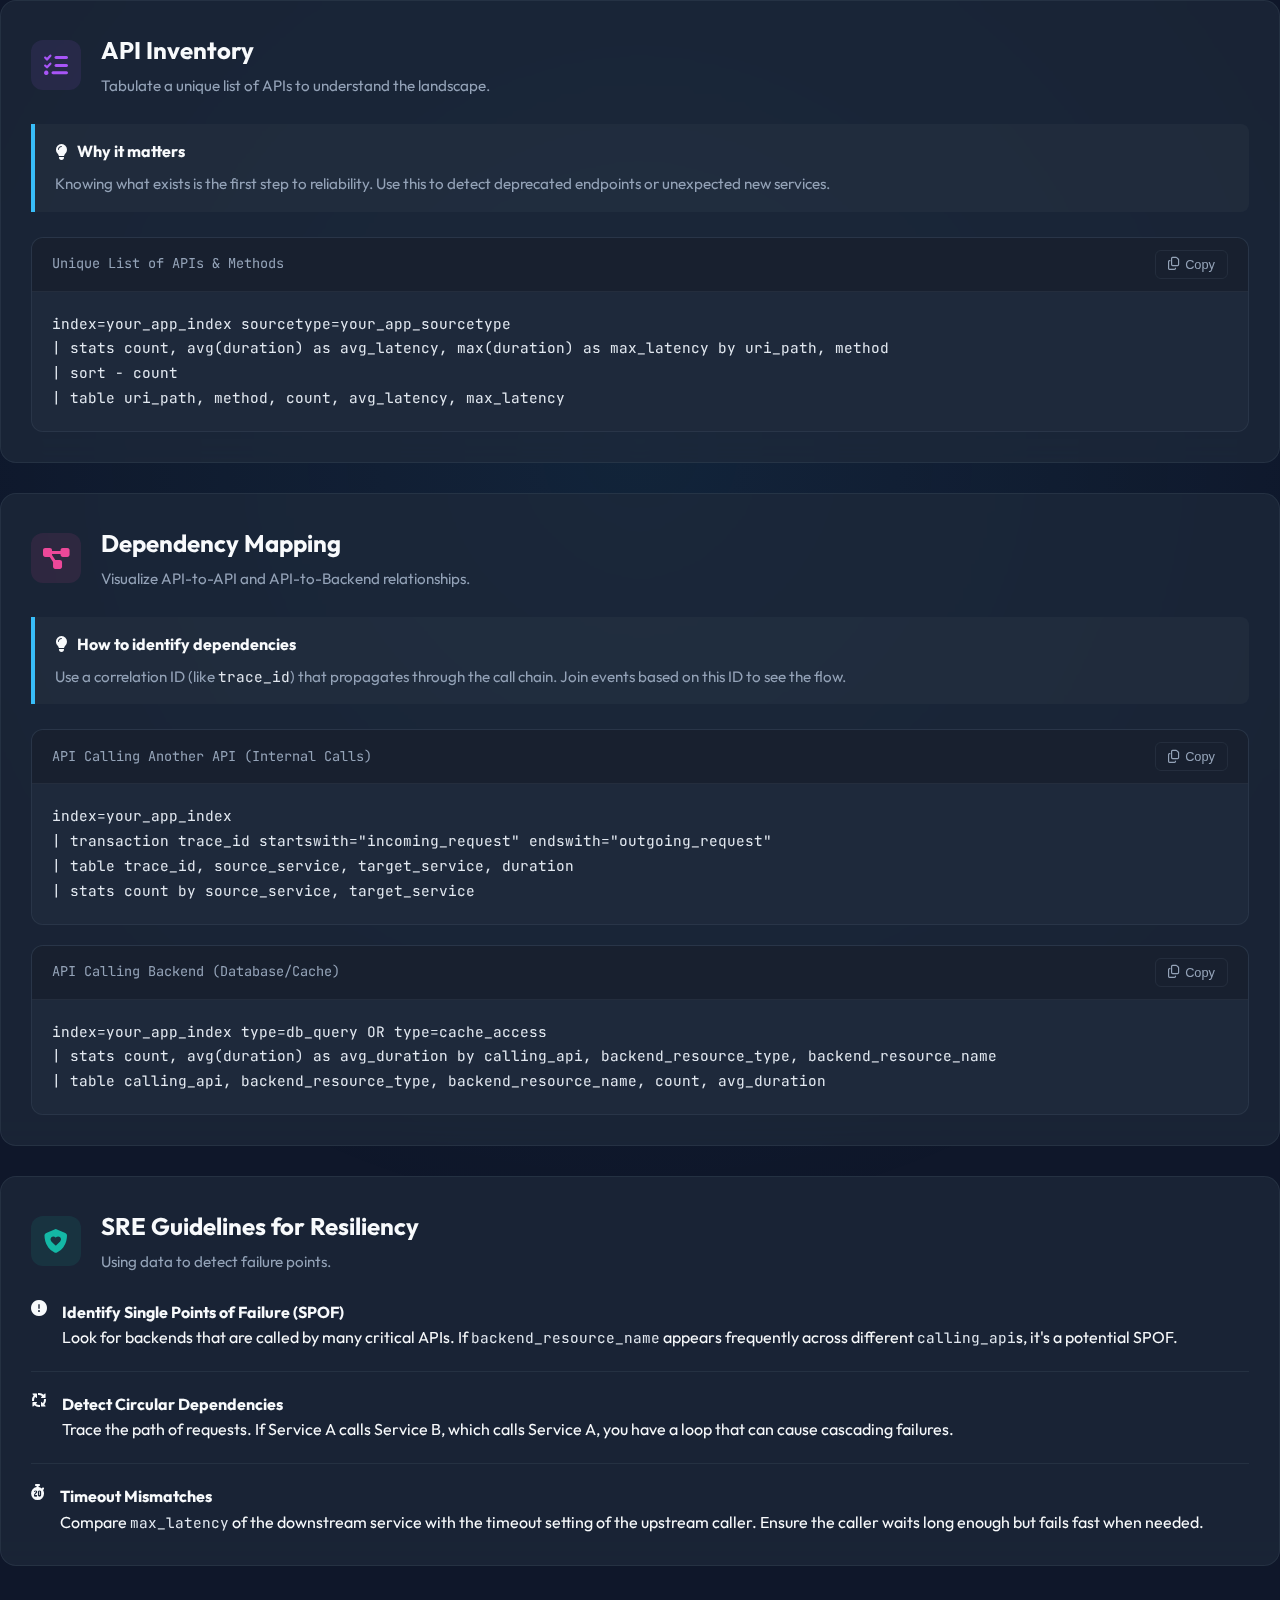
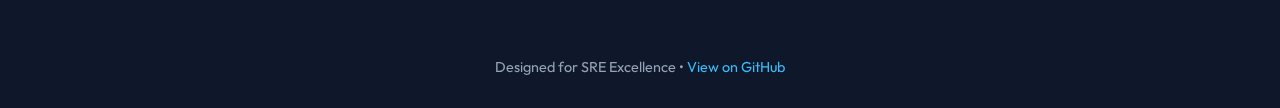
<file: part2.html>
<!DOCTYPE html>
<html lang="en">

<head>
    <meta charset="UTF-8">
    <meta name="viewport" content="width=device-width, initial-scale=1.0">
    <title>Splunk Queries for SRE - Part 2</title>
    <link rel="preconnect" href="https://fonts.googleapis.com">
    <link rel="preconnect" href="https://fonts.gstatic.com" crossorigin>
    <link
        href="https://fonts.googleapis.com/css2?family=Outfit:wght@300;400;600;700&family=JetBrains+Mono:wght@400;700&display=swap"
        rel="stylesheet">
    <link rel="stylesheet" href="https://cdnjs.cloudflare.com/ajax/libs/font-awesome/6.4.0/css/all.min.css">
    <link rel="stylesheet" href="styles.css">
</head>

<body>
    <div class="background-glow"></div>
    <!-- API Inventory Section -->
    <section class="card" id="api-inventory">
        <div class="card-header">
            <div class="icon-box inventory-icon">
                <i class="fa-solid fa-list-check"></i>
            </div>
            <div class="header-text">
                <h2>API Inventory</h2>
                <p>Tabulate a unique list of APIs to understand the landscape.</p>
            </div>
        </div>
        <div class="card-content">
            <div class="guideline">
                <h3><i class="fa-solid fa-lightbulb"></i> Why it matters</h3>
                <p>Knowing what exists is the first step to reliability. Use this to detect deprecated endpoints or
                    unexpected new services.</p>
            </div>

            <div class="query-block">
                <div class="query-header">
                    <span>Unique List of APIs & Methods</span>
                    <button class="copy-btn" onclick="copyToClipboard('query-inventory')"><i
                            class="fa-regular fa-copy"></i> Copy</button>
                </div>
                <pre><code id="query-inventory" class="language-splunk">index=your_app_index sourcetype=your_app_sourcetype 
| stats count, avg(duration) as avg_latency, max(duration) as max_latency by uri_path, method 
| sort - count 
| table uri_path, method, count, avg_latency, max_latency</code></pre>
            </div>
        </div>
    </section>

    <!-- Dependency Mapping Section -->
    <section class="card" id="dependency-mapping">
        <div class="card-header">
            <div class="icon-box dependency-icon">
                <i class="fa-solid fa-diagram-project"></i>
            </div>
            <div class="header-text">
                <h2>Dependency Mapping</h2>
                <p>Visualize API-to-API and API-to-Backend relationships.</p>
            </div>
        </div>
        <div class="card-content">
            <div class="guideline">
                <h3><i class="fa-solid fa-lightbulb"></i> How to identify dependencies</h3>
                <p>Use a correlation ID (like <code>trace_id</code>) that propagates through the call chain. Join
                    events based on this ID to see the flow.</p>
            </div>

            <div class="query-block">
                <div class="query-header">
                    <span>API Calling Another API (Internal Calls)</span>
                    <button class="copy-btn" onclick="copyToClipboard('query-api-call')"><i
                            class="fa-regular fa-copy"></i> Copy</button>
                </div>
                <pre><code id="query-api-call" class="language-splunk">index=your_app_index 
| transaction trace_id startswith="incoming_request" endswith="outgoing_request" 
| table trace_id, source_service, target_service, duration 
| stats count by source_service, target_service</code></pre>
            </div>

            <div class="query-block" style="margin-top: 20px;">
                <div class="query-header">
                    <span>API Calling Backend (Database/Cache)</span>
                    <button class="copy-btn" onclick="copyToClipboard('query-backend-call')"><i
                            class="fa-regular fa-copy"></i> Copy</button>
                </div>
                <pre><code id="query-backend-call" class="language-splunk">index=your_app_index type=db_query OR type=cache_access 
| stats count, avg(duration) as avg_duration by calling_api, backend_resource_type, backend_resource_name 
| table calling_api, backend_resource_type, backend_resource_name, count, avg_duration</code></pre>
            </div>
        </div>
    </section>

    <!-- SRE Guidelines Section -->
    <section class="card" id="sre-guidelines">
        <div class="card-header">
            <div class="icon-box sre-icon">
                <i class="fa-solid fa-shield-heart"></i>
            </div>
            <div class="header-text">
                <h2>SRE Guidelines for Resiliency</h2>
                <p>Using data to detect failure points.</p>
            </div>
        </div>
        <div class="card-content">
            <ul class="feature-list">
                <li>
                    <i class="fa-solid fa-circle-exclamation"></i>
                    <div>
                        <strong>Identify Single Points of Failure (SPOF)</strong>
                        <p>Look for backends that are called by many critical APIs. If
                            <code>backend_resource_name</code> appears frequently across different
                            <code>calling_api</code>s, it's a potential SPOF.
                        </p>
                    </div>
                </li>
                <li>
                    <i class="fa-solid fa-arrows-spin"></i>
                    <div>
                        <strong>Detect Circular Dependencies</strong>
                        <p>Trace the path of requests. If Service A calls Service B, which calls Service A, you have
                            a loop that can cause cascading failures.</p>
                    </div>
                </li>
                <li>
                    <i class="fa-solid fa-stopwatch-20"></i>
                    <div>
                        <strong>Timeout Mismatches</strong>
                        <p>Compare <code>max_latency</code> of the downstream service with the timeout setting of
                            the upstream caller. Ensure the caller waits long enough but fails fast when needed.</p>
                    </div>
                </li>
            </ul>
        </div>
    </section>

    </main>

    <footer>
        <p>Designed for SRE Excellence &bull; <a href="https://github.com/jogidev/SRE_Splunk">View on GitHub</a></p>
    </footer>

    <script src="script.js"></script>
</body>

</html>
</file>
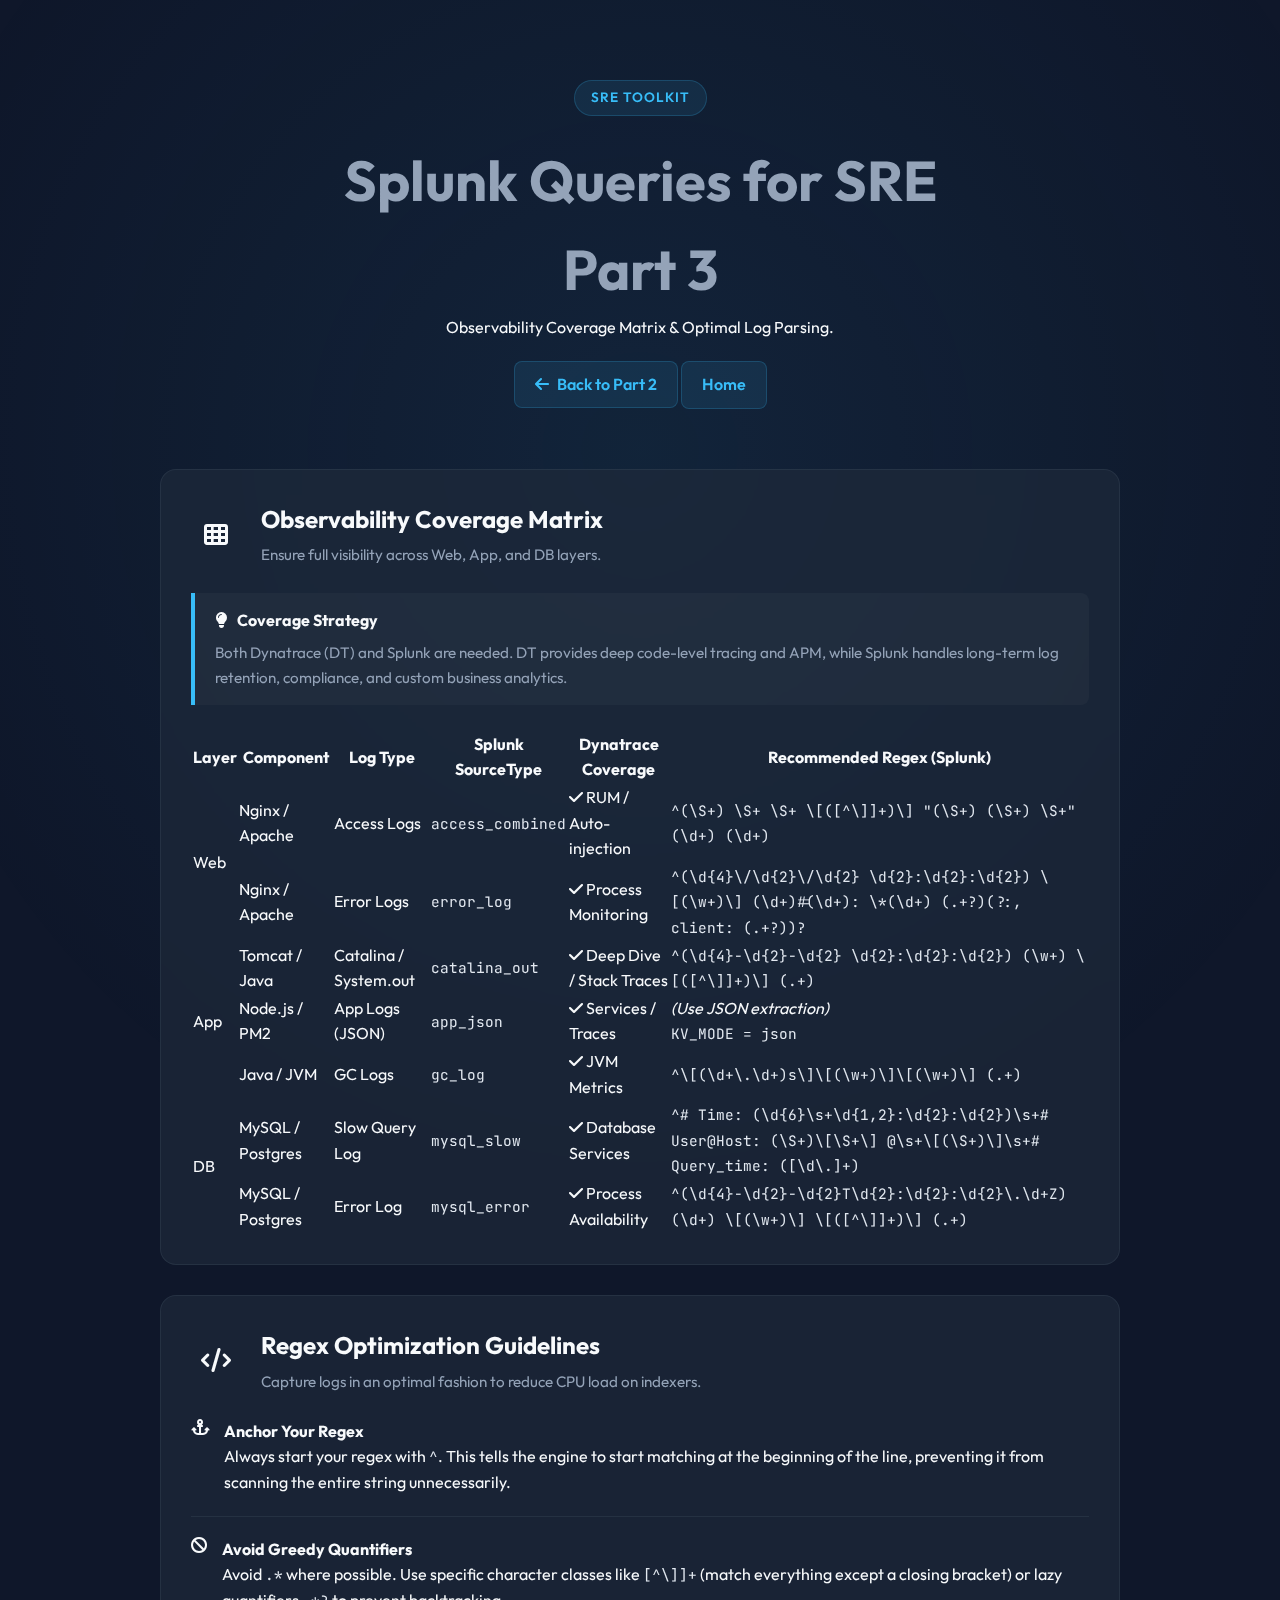
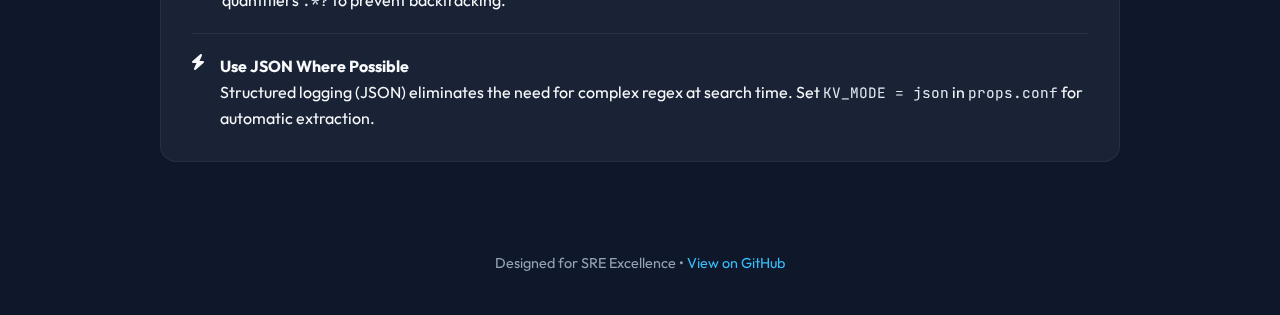
<file: part3.html>
<!DOCTYPE html>
<html lang="en">

<head>
    <meta charset="UTF-8">
    <meta name="viewport" content="width=device-width, initial-scale=1.0">
    <title>Splunk Queries for SRE - Part 3</title>
    <link rel="preconnect" href="https://fonts.googleapis.com">
    <link rel="preconnect" href="https://fonts.gstatic.com" crossorigin>
    <link
        href="https://fonts.googleapis.com/css2?family=Outfit:wght@300;400;600;700&family=JetBrains+Mono:wght@400;700&display=swap"
        rel="stylesheet">
    <link rel="stylesheet" href="https://cdnjs.cloudflare.com/ajax/libs/font-awesome/6.4.0/css/all.min.css">
    <link rel="stylesheet" href="styles.css">
</head>

<body>
    <div class="background-glow"></div>

    <header class="hero">
        <div class="container">
            <div class="badge">SRE Toolkit</div>
            <h1>Splunk Queries for SRE <span class="accent">Part 3</span></h1>
            <p class="subtitle">Observability Coverage Matrix & Optimal Log Parsing.</p>
            <div class="nav-buttons">
                <a href="part2.html" class="nav-btn"><i class="fa-solid fa-arrow-left"></i> Back to Part 2</a>
                <a href="index.html" class="nav-btn">Home</a>
            </div>
        </div>
    </header>

    <main class="container">

        <!-- Observability Matrix Section -->
        <section class="card" id="observability-matrix">
            <div class="card-header">
                <div class="icon-box matrix-icon">
                    <i class="fa-solid fa-table-cells"></i>
                </div>
                <div class="header-text">
                    <h2>Observability Coverage Matrix</h2>
                    <p>Ensure full visibility across Web, App, and DB layers.</p>
                </div>
            </div>
            <div class="card-content">
                <div class="guideline">
                    <h3><i class="fa-solid fa-lightbulb"></i> Coverage Strategy</h3>
                    <p>Both Dynatrace (DT) and Splunk are needed. DT provides deep code-level tracing and APM, while
                        Splunk handles long-term log retention, compliance, and custom business analytics.</p>
                </div>

                <div class="table-container">
                    <table class="matrix-table">
                        <thead>
                            <tr>
                                <th>Layer</th>
                                <th>Component</th>
                                <th>Log Type</th>
                                <th>Splunk SourceType</th>
                                <th>Dynatrace Coverage</th>
                                <th>Recommended Regex (Splunk)</th>
                            </tr>
                        </thead>
                        <tbody>
                            <!-- Web Layer -->
                            <tr>
                                <td rowspan="2" class="layer-web">Web</td>
                                <td>Nginx / Apache</td>
                                <td>Access Logs</td>
                                <td><code>access_combined</code></td>
                                <td><i class="fa-solid fa-check text-success"></i> RUM / Auto-injection</td>
                                <td><code>^(\S+) \S+ \S+ \[([^\]]+)\] "(\S+) (\S+) \S+" (\d+) (\d+)</code></td>
                            </tr>
                            <tr>
                                <td>Nginx / Apache</td>
                                <td>Error Logs</td>
                                <td><code>error_log</code></td>
                                <td><i class="fa-solid fa-check text-success"></i> Process Monitoring</td>
                                <td><code>^(\d{4}\/\d{2}\/\d{2} \d{2}:\d{2}:\d{2}) \[(\w+)\] (\d+)#(\d+): \*(\d+) (.+?)(?:, client: (.+?))?</code>
                                </td>
                            </tr>

                            <!-- App Layer -->
                            <tr>
                                <td rowspan="3" class="layer-app">App</td>
                                <td>Tomcat / Java</td>
                                <td>Catalina / System.out</td>
                                <td><code>catalina_out</code></td>
                                <td><i class="fa-solid fa-check text-success"></i> Deep Dive / Stack Traces</td>
                                <td><code>^(\d{4}-\d{2}-\d{2} \d{2}:\d{2}:\d{2}) (\w+) \[([^\]]+)\] (.+)</code></td>
                            </tr>
                            <tr>
                                <td>Node.js / PM2</td>
                                <td>App Logs (JSON)</td>
                                <td><code>app_json</code></td>
                                <td><i class="fa-solid fa-check text-success"></i> Services / Traces</td>
                                <td><em>(Use JSON extraction)</em><br><code>KV_MODE = json</code></td>
                            </tr>
                            <tr>
                                <td>Java / JVM</td>
                                <td>GC Logs</td>
                                <td><code>gc_log</code></td>
                                <td><i class="fa-solid fa-check text-success"></i> JVM Metrics</td>
                                <td><code>^\[(\d+\.\d+)s\]\[(\w+)\]\[(\w+)\] (.+)</code></td>
                            </tr>

                            <!-- DB Layer -->
                            <tr>
                                <td rowspan="2" class="layer-db">DB</td>
                                <td>MySQL / Postgres</td>
                                <td>Slow Query Log</td>
                                <td><code>mysql_slow</code></td>
                                <td><i class="fa-solid fa-check text-success"></i> Database Services</td>
                                <td><code>^# Time: (\d{6}\s+\d{1,2}:\d{2}:\d{2})\s+# User@Host: (\S+)\[\S+\] @\s+\[(\S+)\]\s+# Query_time: ([\d\.]+)</code>
                                </td>
                            </tr>
                            <tr>
                                <td>MySQL / Postgres</td>
                                <td>Error Log</td>
                                <td><code>mysql_error</code></td>
                                <td><i class="fa-solid fa-check text-success"></i> Process Availability</td>
                                <td><code>^(\d{4}-\d{2}-\d{2}T\d{2}:\d{2}:\d{2}\.\d+Z) (\d+) \[(\w+)\] \[([^\]]+)\] (.+)</code>
                                </td>
                            </tr>
                        </tbody>
                    </table>
                </div>
            </div>
        </section>

        <!-- Best Practices Section -->
        <section class="card" id="regex-optimization">
            <div class="card-header">
                <div class="icon-box regex-icon">
                    <i class="fa-solid fa-code"></i>
                </div>
                <div class="header-text">
                    <h2>Regex Optimization Guidelines</h2>
                    <p>Capture logs in an optimal fashion to reduce CPU load on indexers.</p>
                </div>
            </div>
            <div class="card-content">
                <ul class="feature-list">
                    <li>
                        <i class="fa-solid fa-anchor"></i>
                        <div>
                            <strong>Anchor Your Regex</strong>
                            <p>Always start your regex with <code>^</code>. This tells the engine to start matching at
                                the beginning of the line, preventing it from scanning the entire string unnecessarily.
                            </p>
                        </div>
                    </li>
                    <li>
                        <i class="fa-solid fa-ban"></i>
                        <div>
                            <strong>Avoid Greedy Quantifiers</strong>
                            <p>Avoid <code>.*</code> where possible. Use specific character classes like
                                <code>[^\]]+</code> (match everything except a closing bracket) or lazy quantifiers
                                <code>.*?</code> to prevent backtracking.</p>
                        </div>
                    </li>
                    <li>
                        <i class="fa-solid fa-bolt"></i>
                        <div>
                            <strong>Use JSON Where Possible</strong>
                            <p>Structured logging (JSON) eliminates the need for complex regex at search time. Set
                                <code>KV_MODE = json</code> in <code>props.conf</code> for automatic extraction.</p>
                        </div>
                    </li>
                </ul>
            </div>
        </section>

    </main>

    <footer>
        <p>Designed for SRE Excellence &bull; <a href="https://github.com/jogidev/SRE_Splunk">View on GitHub</a></p>
    </footer>

    <script src="script.js"></script>
</body>

</html>
</file>
<file: styles.css>
:root {
    --bg-color: #0f172a;
    --card-bg: rgba(30, 41, 59, 0.7);
    --text-primary: #f8fafc;
    --text-secondary: #94a3b8;
    --accent-color: #38bdf8;
    --accent-glow: rgba(56, 189, 248, 0.3);
    --code-bg: #1e293b;
    --border-color: rgba(148, 163, 184, 0.1);

    --latency-color: #f59e0b;
    --traffic-color: #3b82f6;
    --error-color: #ef4444;
    --saturation-color: #10b981;
}

* {
    margin: 0;
    padding: 0;
    box-sizing: border-box;
}

body {
    font-family: 'Outfit', sans-serif;
    background-color: var(--bg-color);
    color: var(--text-primary);
    line-height: 1.6;
    overflow-x: hidden;
    min-height: 100vh;
}

.background-glow {
    position: fixed;
    top: -50%;
    left: -50%;
    width: 200%;
    height: 200%;
    background: radial-gradient(circle at center, rgba(56, 189, 248, 0.08) 0%, transparent 50%);
    z-index: -1;
    animation: pulse 15s infinite ease-in-out;
}

@keyframes pulse {
    0% {
        transform: scale(1);
        opacity: 0.5;
    }

    50% {
        transform: scale(1.1);
        opacity: 0.8;
    }

    100% {
        transform: scale(1);
        opacity: 0.5;
    }
}

.container {
    max-width: 1000px;
    margin: 0 auto;
    padding: 0 20px;
}

/* Hero Section */
.hero {
    text-align: center;
    padding: 80px 0 60px;
}

.badge {
    display: inline-block;
    padding: 6px 16px;
    background: rgba(56, 189, 248, 0.1);
    color: var(--accent-color);
    border-radius: 50px;
    font-size: 0.85rem;
    font-weight: 600;
    margin-bottom: 20px;
    border: 1px solid rgba(56, 189, 248, 0.2);
    text-transform: uppercase;
    letter-spacing: 1px;
}

.hero h1 {
    font-size: 3.5rem;
    color: var(--text-secondary);
    max-width: 600px;
    margin: 0 auto;
}

/* Cards */
.card {
    background: var(--card-bg);
    border: 1px solid var(--border-color);
    border-radius: 16px;
    padding: 30px;
    margin-bottom: 30px;
    backdrop-filter: blur(10px);
    transition: transform 0.3s ease, box-shadow 0.3s ease;
}

.card:hover {
    transform: translateY(-5px);
    box-shadow: 0 10px 30px -10px rgba(0, 0, 0, 0.5);
    border-color: rgba(56, 189, 248, 0.3);
}

.card-header {
    display: flex;
    align-items: center;
    margin-bottom: 25px;
}

.icon-box {
    width: 50px;
    height: 50px;
    border-radius: 12px;
    display: flex;
    align-items: center;
    justify-content: center;
    font-size: 1.5rem;
    margin-right: 20px;
}

.latency-icon {
    background: rgba(245, 158, 11, 0.1);
    color: var(--latency-color);
}

.traffic-icon {
    background: rgba(59, 130, 246, 0.1);
    color: var(--traffic-color);
}

.error-icon {
    background: rgba(239, 68, 68, 0.1);
    color: var(--error-color);
}

.saturation-icon {
    background: rgba(16, 185, 129, 0.1);
    color: var(--saturation-color);
}

.header-text h2 {
    font-size: 1.5rem;
    margin-bottom: 5px;
}

.header-text p {
    color: var(--text-secondary);
    font-size: 0.95rem;
}

.guideline {
    background: rgba(255, 255, 255, 0.03);
    border-left: 4px solid var(--accent-color);
    padding: 15px 20px;
    border-radius: 0 8px 8px 0;
    margin-bottom: 25px;
}

.guideline h3 {
    font-size: 1rem;
    margin-bottom: 8px;
    display: flex;
    align-items: center;
    gap: 10px;
    color: var(--text-primary);
}

.guideline p {
    color: var(--text-secondary);
    font-size: 0.95rem;
}

/* Code Blocks */
.query-block {
    background: var(--code-bg);
    border-radius: 12px;
    overflow: hidden;
    border: 1px solid var(--border-color);
}

.query-header {
    display: flex;
    justify-content: space-between;
    align-items: center;
    padding: 12px 20px;
    background: rgba(0, 0, 0, 0.2);
    border-bottom: 1px solid var(--border-color);
    font-family: 'JetBrains Mono', monospace;
    font-size: 0.85rem;
    color: var(--text-secondary);
}

.copy-btn {
    background: transparent;
    border: 1px solid var(--border-color);
    color: var(--text-secondary);
    padding: 6px 12px;
    border-radius: 6px;
    cursor: pointer;
    font-size: 0.8rem;
    transition: all 0.2s;
    display: flex;
    align-items: center;
    gap: 6px;
}

.copy-btn:hover {
    background: rgba(255, 255, 255, 0.1);
    color: var(--text-primary);
}

pre {
    padding: 20px;
    overflow-x: auto;
    margin: 0;
}

code {
    font-family: 'JetBrains Mono', monospace;
    font-size: 0.9rem;
    color: #e2e8f0;
    white-space: pre-wrap;
}

/* Footer */
footer {
    text-align: center;
    padding: 60px 0 40px;
    color: var(--text-secondary);
    font-size: 0.9rem;
}

footer a {
    color: var(--accent-color);
    text-decoration: none;
    transition: color 0.2s;
}

footer a:hover {
    color: #fff;
}

/* Responsive */
@media (max-width: 768px) {
    .hero h1 {
        font-size: 2.5rem;
    }

    .card {
        padding: 20px;
    }

    .card-header {
        flex-direction: column;
        text-align: center;
    }

    .icon-box {
        margin: 0 0 15px 0;
    }
}

/* Navigation Buttons */
.nav-buttons {
    margin-top: 20px;
}

.nav-btn {
    display: inline-flex;
    align-items: center;
    gap: 8px;
    padding: 10px 20px;
    background: rgba(56, 189, 248, 0.1);
    color: var(--accent-color);
    text-decoration: none;
    border-radius: 8px;
    border: 1px solid rgba(56, 189, 248, 0.2);
    font-weight: 600;
    transition: all 0.2s;
}

.nav-btn:hover {
    background: rgba(56, 189, 248, 0.2);
    transform: translateY(-2px);
}

/* Part 2 Specific Icons */
.inventory-icon {
    background: rgba(168, 85, 247, 0.1);
    color: #a855f7;
}

.dependency-icon {
    background: rgba(236, 72, 153, 0.1);
    color: #ec4899;
}

.sre-icon {
    background: rgba(20, 184, 166, 0.1);
    color: #14b8a6;
}

/* Feature List */
.feature-list {
    list-style: none;
}

.feature-list li {
    display: flex;
    gap: 15px;
    margin-bottom: 20px;
    padding-bottom: 20px;
    border-bottom: 1px solid var(--border-color);
}

.feature-list li:last-child {
    border-bottom: none;
    margin-bottom: 0;
    padding-bottom: 0;
}

.feature-list i {

    .header-text h2 {
        font-size: 1.5rem;
        margin-bottom: 5px;
    }

    .header-text p {
        color: var(--text-secondary);
        font-size: 0.95rem;
    }

    .guideline {
        background: rgba(255, 255, 255, 0.03);
        border-left: 4px solid var(--accent-color);
        padding: 15px 20px;
        border-radius: 0 8px 8px 0;
        margin-bottom: 25px;
    }

    .guideline h3 {
        font-size: 1rem;
        margin-bottom: 8px;
        display: flex;
        align-items: center;
        gap: 10px;
        color: var(--text-primary);
    }

    .guideline p {
        color: var(--text-secondary);
        font-size: 0.95rem;
    }

    /* Code Blocks */
    .query-block {
        background: var(--code-bg);
        border-radius: 12px;
        overflow: hidden;
        border: 1px solid var(--border-color);
    }

    .query-header {
        display: flex;
        justify-content: space-between;
        align-items: center;
        padding: 12px 20px;
        background: rgba(0, 0, 0, 0.2);
        border-bottom: 1px solid var(--border-color);
        font-family: 'JetBrains Mono', monospace;
        font-size: 0.85rem;
        color: var(--text-secondary);
    }

    .copy-btn {
        background: transparent;
        border: 1px solid var(--border-color);
        color: var(--text-secondary);
        padding: 6px 12px;
        border-radius: 6px;
        cursor: pointer;
        font-size: 0.8rem;
        transition: all 0.2s;
        display: flex;
        align-items: center;
        gap: 6px;
    }

    .copy-btn:hover {
        background: rgba(255, 255, 255, 0.1);
        color: var(--text-primary);
    }

    pre {
        padding: 20px;
        overflow-x: auto;
        margin: 0;
    }

    code {
        font-family: 'JetBrains Mono', monospace;
        font-size: 0.9rem;
        color: #e2e8f0;
        white-space: pre-wrap;
    }

    /* Footer */
    footer {
        text-align: center;
        padding: 60px 0 40px;
        color: var(--text-secondary);
        font-size: 0.9rem;
    }

    footer a {
        color: var(--accent-color);
        text-decoration: none;
        transition: color 0.2s;
    }

    footer a:hover {
        color: #fff;
    }

    /* Responsive */
    @media (max-width: 768px) {
        .hero h1 {
            font-size: 2.5rem;
        }

        .card {
            padding: 20px;
        }

        .card-header {
            flex-direction: column;
            text-align: center;
        }

        .icon-box {
            margin: 0 0 15px 0;
        }
    }

    /* Navigation Buttons */
    .nav-buttons {
        margin-top: 20px;
    }

    .nav-btn {
        display: inline-flex;
        align-items: center;
        gap: 8px;
        padding: 10px 20px;
        background: rgba(56, 189, 248, 0.1);
        color: var(--accent-color);
        text-decoration: none;
        border-radius: 8px;
        border: 1px solid rgba(56, 189, 248, 0.2);
        font-weight: 600;
        transition: all 0.2s;
    }

    .nav-btn:hover {
        background: rgba(56, 189, 248, 0.2);
        transform: translateY(-2px);
    }

    /* Part 2 Specific Icons */
    .inventory-icon {
        background: rgba(168, 85, 247, 0.1);
        color: #a855f7;
    }

    .dependency-icon {
        background: rgba(236, 72, 153, 0.1);
        color: #ec4899;
    }

    .sre-icon {
        background: rgba(20, 184, 166, 0.1);
        color: #14b8a6;
    }

    /* Feature List */
    .feature-list {
        list-style: none;
    }

    .feature-list li {
        display: flex;
        gap: 15px;
        margin-bottom: 20px;
        padding-bottom: 20px;
        border-bottom: 1px solid var(--border-color);
    }

    .feature-list li:last-child {
        border-bottom: none;
        margin-bottom: 0;
        padding-bottom: 0;
    }

    .feature-list i {
        font-size: 1.2rem;
        color: var(--accent-color);
        margin-top: 4px;
    }

    .feature-list strong {
        color: var(--text-primary);
        display: block;
        margin-bottom: 5px;
    }

    .feature-list p {
        color: var(--text-secondary);
        font-size: 0.95rem;
    }

    /* Part 3 Specific Icons */
    .matrix-icon {
        background: rgba(99, 102, 241, 0.1);
        color: #6366f1;
    }

    .regex-icon {
        background: rgba(234, 179, 8, 0.1);
        color: #eab308;
    }

    /* Matrix Table */
    .table-container {
        overflow-x: auto;
        border-radius: 12px;
        border: 1px solid var(--border-color);
    }

    .matrix-table {
        width: 100%;
        border-collapse: collapse;
        font-size: 0.9rem;
        text-align: left;
    }

    .matrix-table th,
    .matrix-table td {
        padding: 15px;
        border-bottom: 1px solid var(--border-color);
        color: var(--text-secondary);
    }

    .matrix-table th {
        background: rgba(0, 0, 0, 0.2);
        color: var(--text-primary);
        font-weight: 600;
        white-space: nowrap;
    }

    .matrix-table tr:last-child td {
        border-bottom: none;
    }

    .matrix-table tr:hover td {
        background: rgba(255, 255, 255, 0.02);
    }

    .matrix-table code {
        background: rgba(0, 0, 0, 0.3);
        padding: 4px 8px;
        border-radius: 4px;
        color: var(--accent-color);
        font-size: 0.85rem;
        border: 1px solid rgba(56, 189, 248, 0.1);
    }

    .layer-web {
        border-left: 4px solid var(--traffic-color);
    }

    .layer-app {
        border-left: 4px solid var(--latency-color);
    }

    .layer-db {
        border-left: 4px solid var(--saturation-color);
    }

    .text-success {
        color: #10b981;
        margin-right: 6px;
    }
</file>
